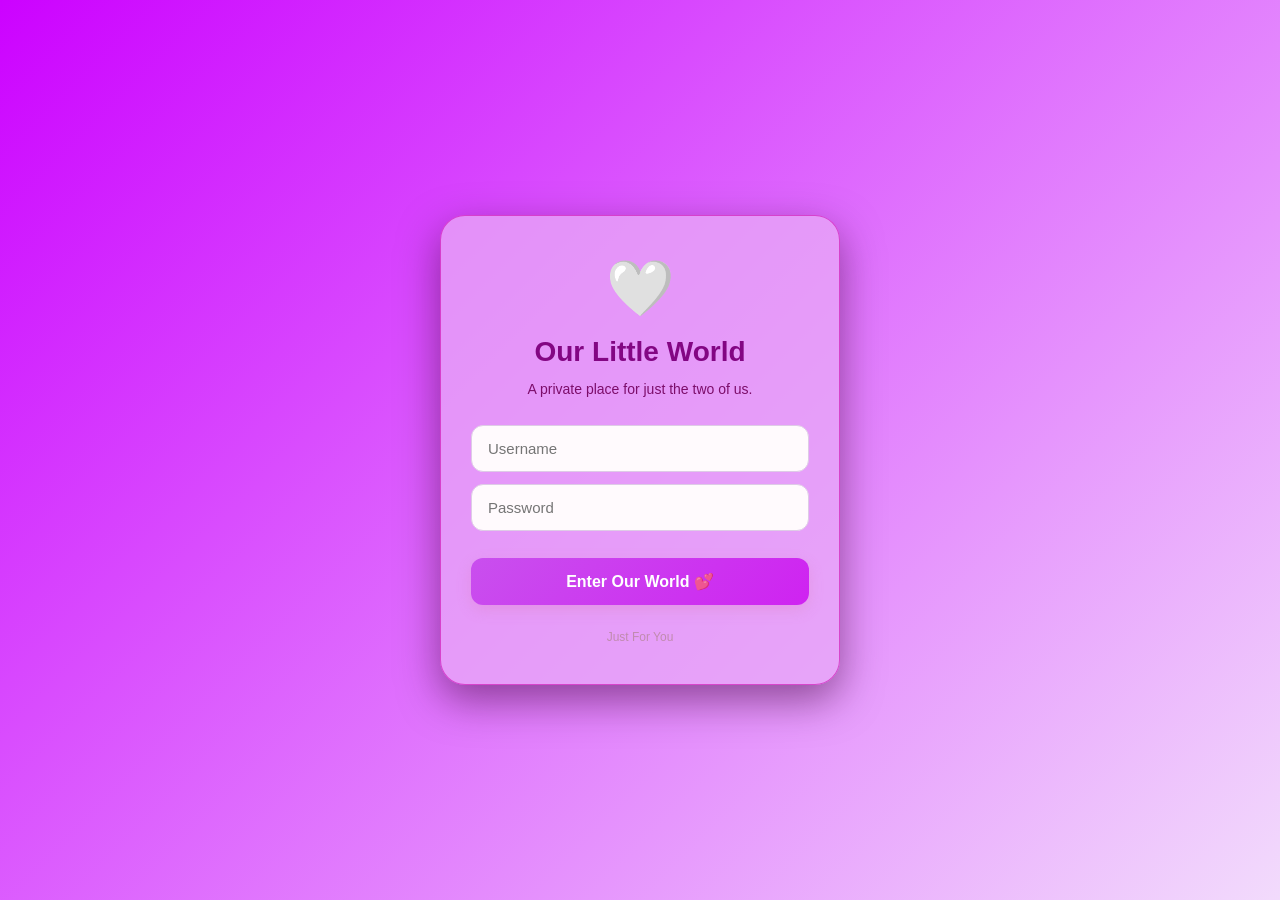
<file: index.html>
<!DOCTYPE html>
<html lang="en">
<head>
    <meta charset="UTF-8">
    <meta name="viewport" content="width=device-width, initial-scale=1.0">
    <title>Our Little World 💜</title>
    <link rel="stylesheet" href="style.css">
</head>
<body class="login-body">

    <div class="login-container">
        <div class="heart">🤍</div>

        <h1>Our Little World</h1>

        <p class="subtitle">
            A private place for just the two of us.
        </p>

        <form id="loginForm">
            <input
                type="text"
                id="username"
                placeholder="Username"
                autocomplete="username"
                required
            >

            <input
                type="password"
                id="password"
                placeholder="Password"
                autocomplete="current-password"
                required
            >

            <button type="submit">Enter Our World 💕</button>

            <p id="error" class="error">
                Wrong username or password.
            </p>
        </form>

        <p class="footer-text">Just For You</p>
    </div>

    <script src="script.js"></script>
</body>
</html>
</file>
<file: style.css>
* {
    box-sizing: border-box;
    margin: 0;
    padding: 0;
    font-family: Arial, sans-serif;
}

body.login-body {
    min-height: 100vh;
    min-height: 100dvh;
    width: 100%;
    display: flex;
    justify-content: center;
    align-items: center;
    padding: 20px;
    background: linear-gradient(135deg, #cc02ff, #f2dbfc);
    color: #4a3040;
}

/* LOGIN CARD */

.login-container {
    width: 100%;
    max-width: 400px;
    padding: 40px 30px;
    background: rgba(232, 169, 248, 0.76);
    border: 1px solid rgba(206, 5, 173, 0.589);
    border-radius: 25px;
    box-shadow: 0 15px 40px rgba(63, 8, 60, 0.521);
    text-align: center;
    animation: fadeIn 0.6s ease;
}

/* HEART */

.heart {
    font-size: 55px;
    margin-bottom: 15px;
    animation: heartbeat 1.5s infinite;
}

/* TITLE */

.login-container h1 {
    font-size: 28px;
    margin-bottom: 10px;
    color: #830683;
}

.subtitle {
    color: #7c0d6a;
    font-size: 14px;
    line-height: 1.6;
    margin-bottom: 25px;
}

/* INPUT FIELDS */

.login-container input {
    display: block;
    width: 100%;
    padding: 14px 16px;
    margin: 12px 0;
    border: 1px solid #decbe6;
    border-radius: 12px;
    background: #fffafd;
    outline: none;
    font-size: 15px;
    color: #4a3040;
    transition: 0.25s;
}

.login-container input:focus {
    border-color: #7e0996;
    box-shadow: 0 0 0 3px rgba(216, 111, 157, 0.15);
}

/* LOGIN BUTTON */

.login-container button {
    width: 100%;
    padding: 14px;
    margin-top: 15px;
    border: none;
    border-radius: 12px;
    background: linear-gradient(135deg, #c94fee, #cf23f1);
    color: white;
    font-size: 16px;
    font-weight: bold;
    cursor: pointer;
    box-shadow: 0 5px 15px rgba(216, 111, 157, 0.2);
    transition: 0.25s;
}

.login-container button:hover {
    background: linear-gradient(135deg, #800191, #b451e2);
    transform: translateY(-2px);
}

/* ERROR MESSAGE */

.error {
    display: none;
    color: #c03962;
    font-size: 13px;
    margin-top: 15px;
}

/* FOOTER */

.footer-text {
    margin-top: 25px;
    font-size: 12px;
    color: #c08bae;
}

/* ANIMATIONS */

@keyframes fadeIn {
    from {
        opacity: 0;
        transform: translateY(15px);
    }

    to {
        opacity: 1;
        transform: translateY(0);
    }
}

@keyframes heartbeat {
    0%, 100% {
        transform: scale(1);
    }

    50% {
        transform: scale(1.12);
    }
}

/* MOBILE RESPONSIVE */

@media (max-width: 480px) {
    .login-container {
        padding: 35px 22px;
        border-radius: 22px;
    }

    .login-container h1 {
        font-size: 25px;
    }

    .heart {
        font-size: 48px;
    }
}
</file>
<file: dashboard.css>
/* DASHBOARD - DEEP PLUM PURPLE */

.dashboard-body {
    min-height: 100vh;
    padding: 30px;
    background: linear-gradient(135deg, #65058b, #9c07aa, #d609fa);
    color: #f5e8ff;
}

.dashboard {
    width: 100%;
    max-width: 1100px;
    margin: auto;
}

/* TOP HEADER */

.top {
    display: flex;
    justify-content: space-between;
    align-items: center;
    gap: 15px;
    margin-bottom: 30px;
}

.top h1 {
    font-size: 28px;
    color: #e9c8ff;
}

/* LOGOUT BUTTON */

.logout {
    padding: 10px 18px;
    border: 1px solid #530470;
    border-radius: 12px;
    background: linear-gradient(135deg, #bd48e7, #6f1b92);
    color: #ffffff;
    cursor: pointer;
    transition: 0.3s;
}

.logout:hover {
    background: linear-gradient(135deg, #8408b1, #c888df);
    box-shadow: 0 5px 18px rgb(31, 1, 41);
}

/* WELCOME SECTION */

.welcome {
    padding: 35px;
    margin-bottom: 25px;
    background: linear-gradient(135deg, #4f0366, #d895ee);
    border: 1px solid #3f065c;
    border-radius: 25px;
    box-shadow: 0 10px 30px rgb(55, 2, 68);
}

.welcome h2 {
    margin-bottom: 10px;
    color: #f0d5ff;
}

.welcome p {
    color: #d0b4df;
    line-height: 1.6;
}

/* DASHBOARD CARDS */

.cards {
    display: grid;
    grid-template-columns: repeat(auto-fit, minmax(220px, 1fr));
    gap: 20px;
}

.card {
    padding: 30px;
    text-align: center;
    background: linear-gradient(145deg, #c190d8, #510574);
    border: 1px solid #870a97;
    border-radius: 20px;
    color: #f5e8ff;
    cursor: pointer;
    transition: 0.3s ease;
}

.card:hover {
    transform: translateY(-5px);
    border-color: #43045e;
    box-shadow: 0 10px 25px rgb(35, 1, 54);
}

.card-icon {
    font-size: 40px;
    margin-bottom: 12px;
}

.card h3 {
    color: #e9c8ff;
}

.card p {
    margin-top: 8px;
    color: #dbbceb;
    line-height: 1.5;
}

/* MOBILE RESPONSIVE */

@media (max-width: 480px) {
    .dashboard-body {
        padding: 20px 15px;
    }

    .top h1 {
        font-size: 21px;
    }

    .welcome {
        padding: 25px;
    }

    .cards {
        grid-template-columns: 1fr;
    }
}
</file>
